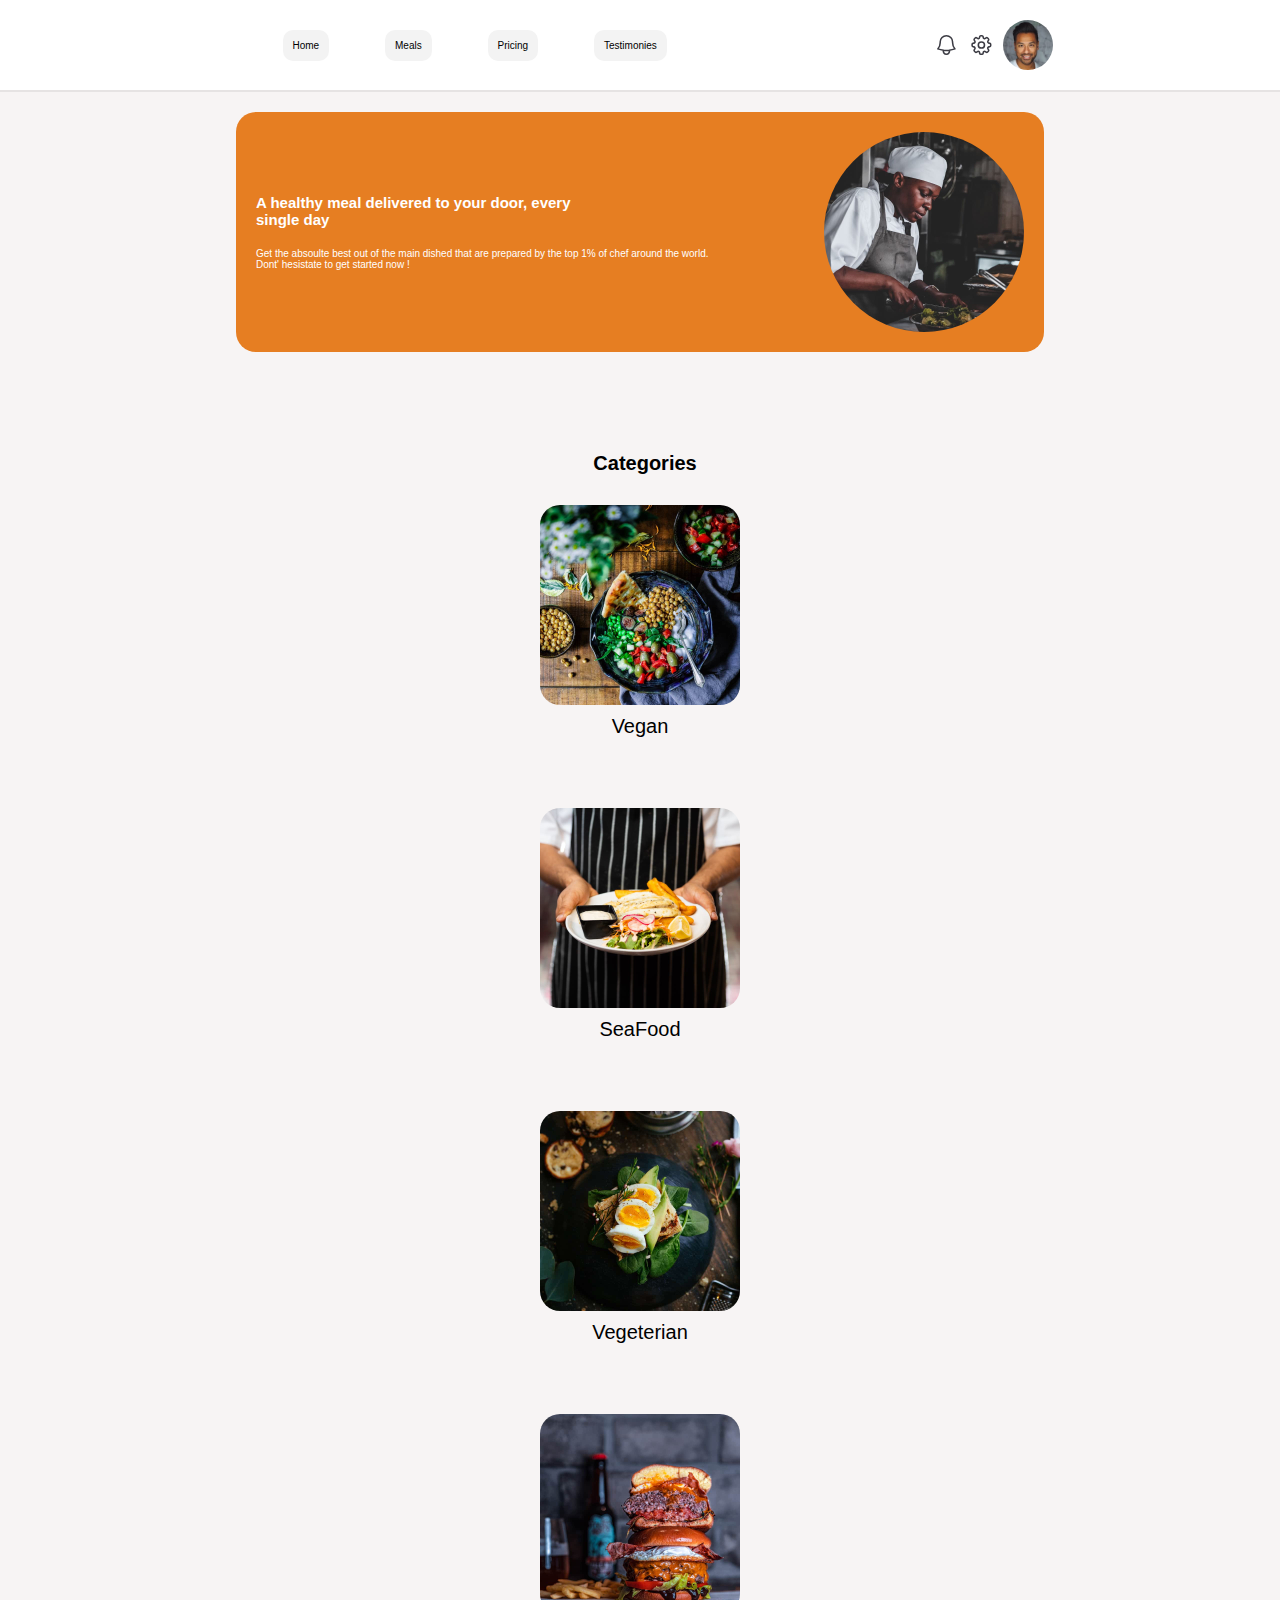
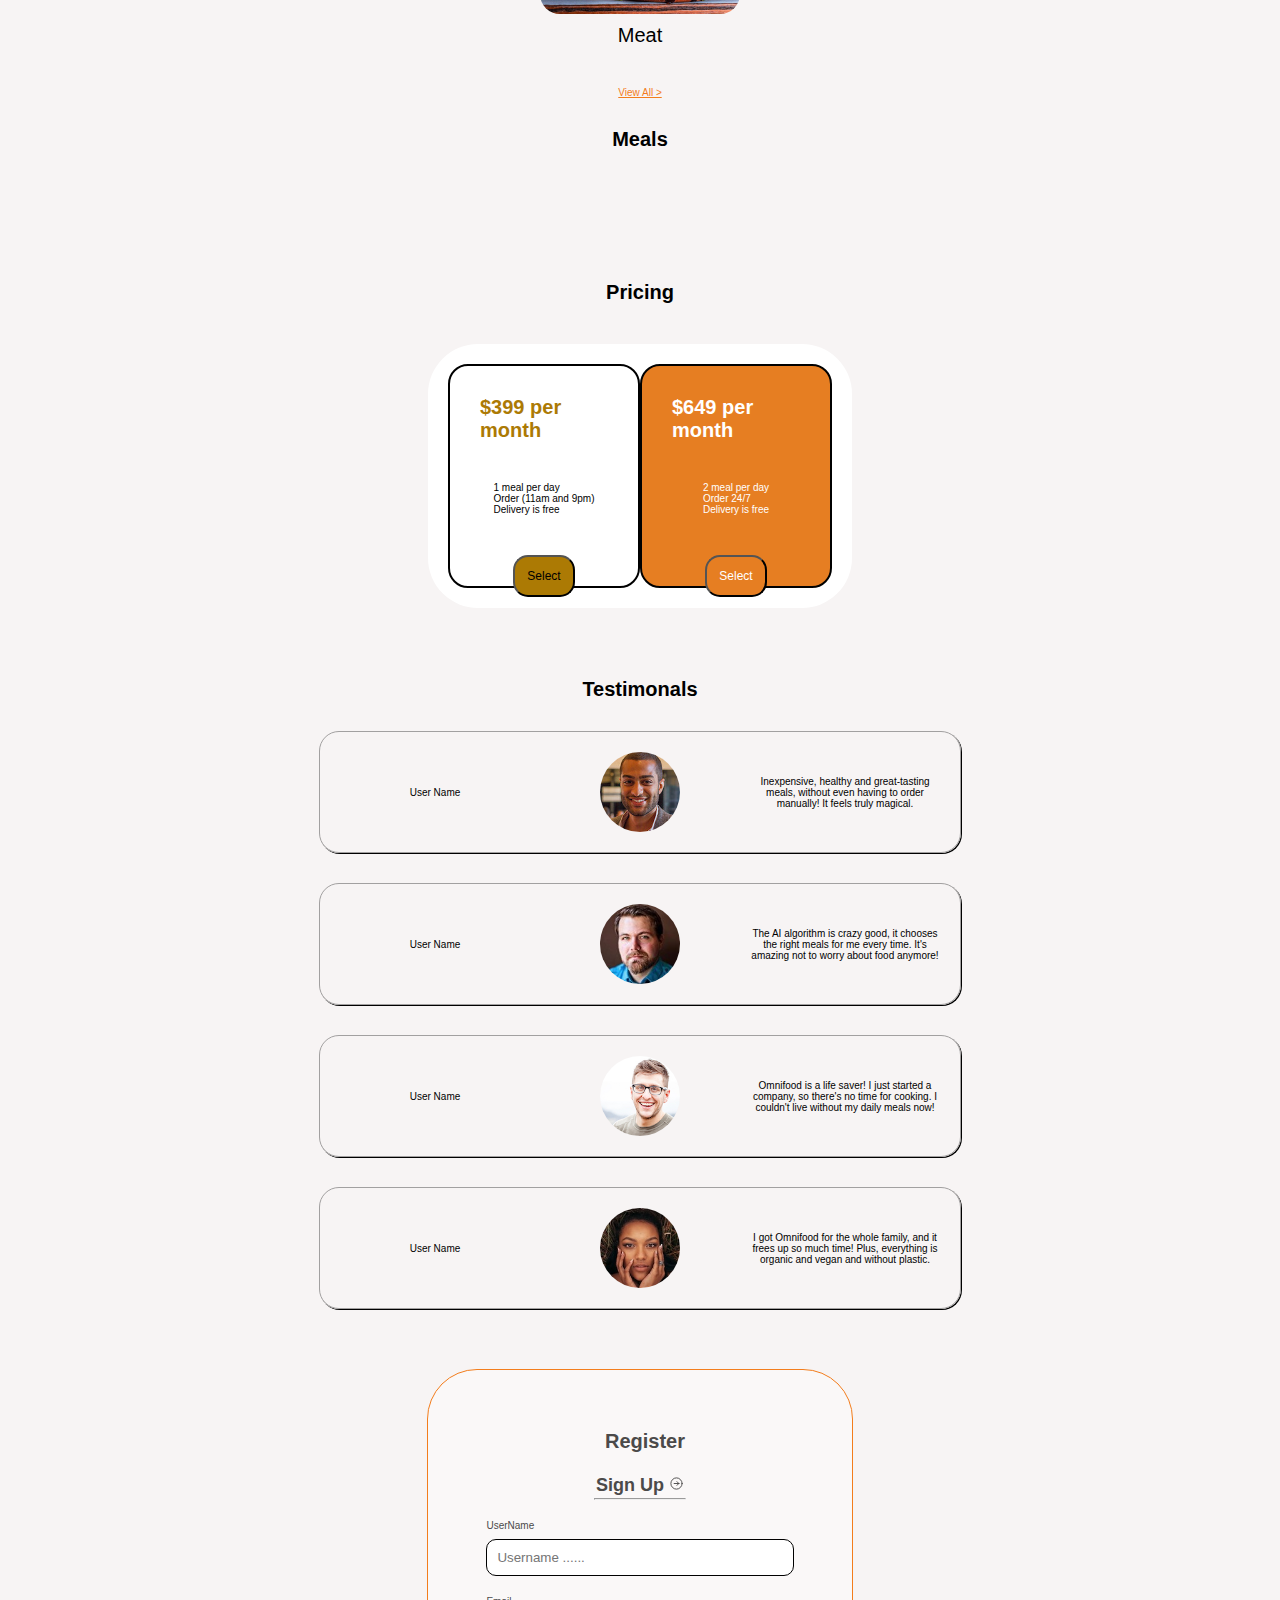
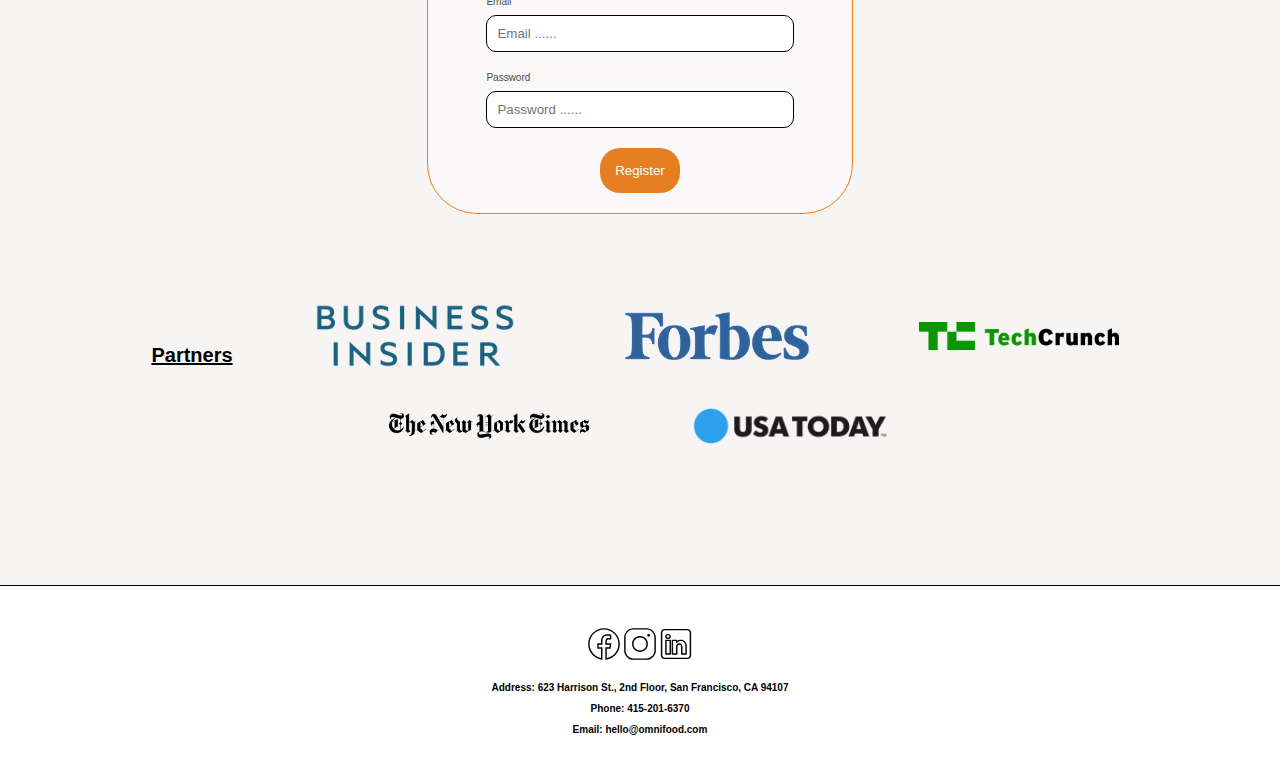
<file: index.html>
<!DOCTYPE html>
<html lang="en">
    <head>
        <meta charset="UTF-8"/>
        <meta name="description" content="omnifood food application"/>
        <meta name="keywords" content="food, meal, vegan, vegeterian "/>
        <meta name="viewport" content="width=device-width, initial-scale=1.0"/>
        <link rel="stylesheet" href="../style/nav.css"/>
        <link rel="stylesheet" href="../style//app.css"/>
        <link rel="stylesheet" href="../style/hero.css"/>
        <link rel="stylesheet" href="../style/categories.css"/>
        <link rel="stylesheet" href="../style/meals.css"/>
        <link rel="stylesheet" href="../style/pricing.css"/>
        <link rel="stylesheet" href="../style/testimonials.css"/>
<link rel="stylesheet" href="../style/sign-up.css"/>

        <link rel="stylesheet" href="../style/footer.css"/>
        <title>OmniFood App</title>
    </head>
    <body>
        <div class="app">
            <nav>
                <span class="nav-links">
                    <a id="Home-link">Home</a>
                    <a id="meal-link">Meals</a>
                    <a id="pricing-link">Pricing</a>
                    <a id="testimonies-link">Testimonies</a>
                </span>
            </span>
            <svg viewbox="0 0 100 80" width="40" height="40" class="hamburger">
                <rect width="100" height="20"></rect>
                <rect y="30" width="100" height="20"></rect>
                <rect y="60" width="100" height="20"></rect>
            </svg>
            <span class="search-bar">
                <svg xmlns="http://www.w3.org/2000/svg" fill="none" viewbox="0 0 24 24" stroke-width="1.5" stroke="currentColor" class="search-icon">
                    <path stroke-linecap="round" stroke-linejoin="round" d="m21 21-5.197-5.197m0 0A7.5 7.5 0 1 0 5.196 5.196a7.5 7.5 0 0 0 10.607 10.607Z"/>
                </svg>

                <input placeholder="Search ...."/>
            </span>
            <span class="notifications">
                <img src="../img/customers/customer-2.jpg" alt="user 1 image"/>
                <svg xmlns="http://www.w3.org/2000/svg" fill="none" viewbox="0 0 24 24" stroke-width="1.5" stroke="currentColor" class="settings-icon">
                    <path stroke-linecap="round" stroke-linejoin="round" d="M10.343 3.94c.09-.542.56-.94 1.11-.94h1.093c.55 0 1.02.398 1.11.94l.149.894c.07.424.384.764.78.93.398.164.855.142 1.205-.108l.737-.527a1.125 1.125 0 0 1 1.45.12l.773.774c.39.389.44 1.002.12 1.45l-.527.737c-.25.35-.272.806-.107 1.204.165.397.505.71.93.78l.893.15c.543.09.94.559.94 1.109v1.094c0 .55-.397 1.02-.94 1.11l-.894.149c-.424.07-.764.383-.929.78-.165.398-.143.854.107 1.204l.527.738c.32.447.269 1.06-.12 1.45l-.774.773a1.125 1.125 0 0 1-1.449.12l-.738-.527c-.35-.25-.806-.272-1.203-.107-.398.165-.71.505-.781.929l-.149.894c-.09.542-.56.94-1.11.94h-1.094c-.55 0-1.019-.398-1.11-.94l-.148-.894c-.071-.424-.384-.764-.781-.93-.398-.164-.854-.142-1.204.108l-.738.527c-.447.32-1.06.269-1.45-.12l-.773-.774a1.125 1.125 0 0 1-.12-1.45l.527-.737c.25-.35.272-.806.108-1.204-.165-.397-.506-.71-.93-.78l-.894-.15c-.542-.09-.94-.56-.94-1.109v-1.094c0-.55.398-1.02.94-1.11l.894-.149c.424-.07.765-.383.93-.78.165-.398.143-.854-.108-1.204l-.526-.738a1.125 1.125 0 0 1 .12-1.45l.773-.773a1.125 1.125 0 0 1 1.45-.12l.737.527c.35.25.807.272 1.204.107.397-.165.71-.505.78-.929l.15-.894Z"/>
                    <path stroke-linecap="round" stroke-linejoin="round" d="M15 12a3 3 0 1 1-6 0 3 3 0 0 1 6 0Z"/>
                </svg>
                <svg xmlns="http://www.w3.org/2000/svg" fill="none" viewbox="0 0 24 24" stroke-width="1.5" stroke="currentColor" class="notification-icon">
                    <path stroke-linecap="round" stroke-linejoin="round" d="M14.857 17.082a23.848 23.848 0 0 0 5.454-1.31A8.967 8.967 0 0 1 18 9.75V9A6 6 0 0 0 6 9v.75a8.967 8.967 0 0 1-2.312 6.022c1.733.64 3.56 1.085 5.455 1.31m5.714 0a24.255 24.255 0 0 1-5.714 0m5.714 0a3 3 0 1 1-5.714 0"/>
                </svg>
            </span>
        </nav>
        <section class="hero">
            <span class="description">
                <h2>A healthy meal delivered to your door, every single day</h2>
                <p>
                    Get the absoulte best out of the main dished that are prepared by
                                                                        the top 1% of chef around the world. Dont' hesistate to get started
                                                                        now !
                </p>
            </span>
            <img src="../img/gallery/gallery-5.jpg" alt=""/>
        </section>


        <section class="categories">

            <h1 class="categories-header">Categories</h1>

            <div class="categories-container">
                <div class="category">
                    <img src="../img/gallery/gallery-11.jpg"/>
                    <p>Vegan</p>
                </div>
                <div class="category">
                    <img src="../img/gallery/gallery-9.jpg"/>
                    <p>SeaFood</p>
                </div>
                <div class="category">
                    <img src="../img//gallery/gallery-7.jpg"/>
                    <p>Vegeterian</p>
                </div>
                <div class="category">
                    <img src="../img/gallery/gallery-12.jpg"/>
                    <p>Meat</p>
                </div>

            </div>
            <a href="">View All ></a>
        </section>


        <section class="meals">
          <div class="meals-container">

          </div>
        </section>
        <section class="pricing">
            <h1 class="pricing-header">Pricing</h1>

            <div class="pricing-plans">
<span class="card gold-card">
    <h1>$399 per month</h1>
    <ul>
        <li>1 meal per day</li>
        <li>Order (11am and 9pm)</li>
        <li>Delivery is free</li>
    </ul>
    <button>Select</button>
</span>
<span class="card premium-card">
    <h1>$649 per month</h1>
    <ul>
        <li>2 meal per day</li>
        <li>Order 24/7</li>
        <li>Delivery is free</li>
    </ul>
    <button>Select</button>
</span>

            </div>
        </section>

        <section class="testimonals">
            <h1 class="testimonals-header">Testimonals</h1>

            <span class="user-testimony">
                <p>User Name</p>
                <img alt="user 2 image" src="../img/customers//dave.jpg"/>
                <p>
                    Inexpensive, healthy and great-tasting meals, without even having to
                                                                        order manually! It feels truly magical.
                </p>
            </span>
            <span class="user-testimony">
                <p>User Name</p>

                <img alt="user 2 image" src="../img//customers/ben.jpg"/>
                <p>
                    The AI algorithm is crazy good, it chooses the right meals for me
                                                                        every time. It's amazing not to worry about food anymore!
                </p>
            </span>
            <span class="user-testimony">
                <p>User Name</p>

                <img alt="user 3 image" src="../img//customers/steve.jpg"/>
                <p>
                    Omnifood is a life saver! I just started a company, so there's no
                                                                        time for cooking. I couldn't live without my daily meals now!
                </p>
            </span>
            <span class="user-testimony">
                <p>User Name</p>

                <img alt="user 4 image" src="../img//customers/hannah.jpg"/>
                <p>
                    I got Omnifood for the whole family, and it frees up so much time!
                                                                        Plus, everything is organic and vegan and without plastic.
                </p>
            </span>
        </section>
        <section class="sign-up-form">
            <h1 class="reg-header">Register</h1>

            <span>
                <h1>
                    Sign Up
                    <svg xmlns="http://www.w3.org/2000/svg" fill="none" viewbox="0 0 24 24" stroke-width="1.5" stroke="currentColor" class="sign-up-icon">
                        <path stroke-linecap="round" stroke-linejoin="round" d="m12.75 15 3-3m0 0-3-3m3 3h-7.5M21 12a9 9 0 1 1-18 0 9 9 0 0 1 18 0Z"/>
                    </svg>
                </h1>

                <hr/>
            </span>
            <form>
                <span>
                    <label>UserName</label>
                    <input placeholder="Username ......" type="text"/>
                </span>
                <span>
                    <label>Email</label>
                    <input placeholder="Email ......" type="email"/>
                </span>

                <span>
                    <label>Password</label>
                    <input placeholder="Password ......" type="password"/>
                </span>
            </form>
            <button>Register</button>
        </section>

        <section class="partners">
            <h1 class="partners-header">Partners</h1>

            <img src="../img/logos/business-insider.png"/>
            <img src="../img/logos/forbes.png"/>
            <img src="../img/logos/techcrunch.png"/>
            <img src="../img/logos/the-new-york-times.png"/>
            <img src="../img/logos/usa-today.png"/>
        </section>
        <section class="footer">
            <span class="social-media">
                <svg class="facebook" xmlns="http://www.w3.org/2000/svg" x="0px" y="0px" viewbox="0 0 50 50">
                    <path d="M 25 3 C 12.861562 3 3 12.861562 3 25 C 3 36.019135 11.127533 45.138355 21.712891 46.728516 L 22.861328 46.902344 L 22.861328 29.566406 L 17.664062 29.566406 L 17.664062 26.046875 L 22.861328 26.046875 L 22.861328 21.373047 C 22.861328 18.494965 23.551973 16.599417 24.695312 15.410156 C 25.838652 14.220896 27.528004 13.621094 29.878906 13.621094 C 31.758714 13.621094 32.490022 13.734993 33.185547 13.820312 L 33.185547 16.701172 L 30.738281 16.701172 C 29.349697 16.701172 28.210449 17.475903 27.619141 18.507812 C 27.027832 19.539724 26.84375 20.771816 26.84375 22.027344 L 26.84375 26.044922 L 32.966797 26.044922 L 32.421875 29.564453 L 26.84375 29.564453 L 26.84375 46.929688 L 27.978516 46.775391 C 38.71434 45.319366 47 36.126845 47 25 C 47 12.861562 37.138438 3 25 3 z M 25 5 C 36.057562 5 45 13.942438 45 25 C 45 34.729791 38.035799 42.731796 28.84375 44.533203 L 28.84375 31.564453 L 34.136719 31.564453 L 35.298828 24.044922 L 28.84375 24.044922 L 28.84375 22.027344 C 28.84375 20.989871 29.033574 20.060293 29.353516 19.501953 C 29.673457 18.943614 29.981865 18.701172 30.738281 18.701172 L 35.185547 18.701172 L 35.185547 12.009766 L 34.318359 11.892578 C 33.718567 11.811418 32.349197 11.621094 29.878906 11.621094 C 27.175808 11.621094 24.855567 12.357448 23.253906 14.023438 C 21.652246 15.689426 20.861328 18.170128 20.861328 21.373047 L 20.861328 24.046875 L 15.664062 24.046875 L 15.664062 31.566406 L 20.861328 31.566406 L 20.861328 44.470703 C 11.816995 42.554813 5 34.624447 5 25 C 5 13.942438 13.942438 5 25 5 z"></path>
                </svg>
                <svg xmlns="http://www.w3.org/2000/svg" x="0px" y="0px" class="instagram" viewbox="0 0 50 50">
                    <path d="M 16 3 C 8.8324839 3 3 8.8324839 3 16 L 3 34 C 3 41.167516 8.8324839 47 16 47 L 34 47 C 41.167516 47 47 41.167516 47 34 L 47 16 C 47 8.8324839 41.167516 3 34 3 L 16 3 z M 16 5 L 34 5 C 40.086484 5 45 9.9135161 45 16 L 45 34 C 45 40.086484 40.086484 45 34 45 L 16 45 C 9.9135161 45 5 40.086484 5 34 L 5 16 C 5 9.9135161 9.9135161 5 16 5 z M 37 11 A 2 2 0 0 0 35 13 A 2 2 0 0 0 37 15 A 2 2 0 0 0 39 13 A 2 2 0 0 0 37 11 z M 25 14 C 18.936712 14 14 18.936712 14 25 C 14 31.063288 18.936712 36 25 36 C 31.063288 36 36 31.063288 36 25 C 36 18.936712 31.063288 14 25 14 z M 25 16 C 29.982407 16 34 20.017593 34 25 C 34 29.982407 29.982407 34 25 34 C 20.017593 34 16 29.982407 16 25 C 16 20.017593 20.017593 16 25 16 z"></path>
                </svg>
                <svg xmlns="http://www.w3.org/2000/svg" x="0px" y="0px" class="linkedin" viewbox="0 0 50 50">
                    <path d="M 9 4 C 6.2504839 4 4 6.2504839 4 9 L 4 41 C 4 43.749516 6.2504839 46 9 46 L 41 46 C 43.749516 46 46 43.749516 46 41 L 46 9 C 46 6.2504839 43.749516 4 41 4 L 9 4 z M 9 6 L 41 6 C 42.668484 6 44 7.3315161 44 9 L 44 41 C 44 42.668484 42.668484 44 41 44 L 9 44 C 7.3315161 44 6 42.668484 6 41 L 6 9 C 6 7.3315161 7.3315161 6 9 6 z M 14 11.011719 C 12.904779 11.011719 11.919219 11.339079 11.189453 11.953125 C 10.459687 12.567171 10.011719 13.484511 10.011719 14.466797 C 10.011719 16.333977 11.631285 17.789609 13.691406 17.933594 A 0.98809878 0.98809878 0 0 0 13.695312 17.935547 A 0.98809878 0.98809878 0 0 0 14 17.988281 C 16.27301 17.988281 17.988281 16.396083 17.988281 14.466797 A 0.98809878 0.98809878 0 0 0 17.986328 14.414062 C 17.884577 12.513831 16.190443 11.011719 14 11.011719 z M 14 12.988281 C 15.392231 12.988281 15.94197 13.610038 16.001953 14.492188 C 15.989803 15.348434 15.460091 16.011719 14 16.011719 C 12.614594 16.011719 11.988281 15.302225 11.988281 14.466797 C 11.988281 14.049083 12.140703 13.734298 12.460938 13.464844 C 12.78117 13.19539 13.295221 12.988281 14 12.988281 z M 11 19 A 1.0001 1.0001 0 0 0 10 20 L 10 39 A 1.0001 1.0001 0 0 0 11 40 L 17 40 A 1.0001 1.0001 0 0 0 18 39 L 18 33.134766 L 18 20 A 1.0001 1.0001 0 0 0 17 19 L 11 19 z M 20 19 A 1.0001 1.0001 0 0 0 19 20 L 19 39 A 1.0001 1.0001 0 0 0 20 40 L 26 40 A 1.0001 1.0001 0 0 0 27 39 L 27 29 C 27 28.170333 27.226394 27.345035 27.625 26.804688 C 28.023606 26.264339 28.526466 25.940057 29.482422 25.957031 C 30.468166 25.973981 30.989999 26.311669 31.384766 26.841797 C 31.779532 27.371924 32 28.166667 32 29 L 32 39 A 1.0001 1.0001 0 0 0 33 40 L 39 40 A 1.0001 1.0001 0 0 0 40 39 L 40 28.261719 C 40 25.300181 39.122788 22.95433 37.619141 21.367188 C 36.115493 19.780044 34.024172 19 31.8125 19 C 29.710483 19 28.110853 19.704889 27 20.423828 L 27 20 A 1.0001 1.0001 0 0 0 26 19 L 20 19 z M 12 21 L 16 21 L 16 33.134766 L 16 38 L 12 38 L 12 21 z M 21 21 L 25 21 L 25 22.560547 A 1.0001 1.0001 0 0 0 26.798828 23.162109 C 26.798828 23.162109 28.369194 21 31.8125 21 C 33.565828 21 35.069366 21.582581 36.167969 22.742188 C 37.266572 23.901794 38 25.688257 38 28.261719 L 38 38 L 34 38 L 34 29 C 34 27.833333 33.720468 26.627107 32.990234 25.646484 C 32.260001 24.665862 31.031834 23.983076 29.517578 23.957031 C 27.995534 23.930001 26.747519 24.626988 26.015625 25.619141 C 25.283731 26.611293 25 27.829667 25 29 L 25 38 L 21 38 L 21 21 z"></path>
                </svg>
            </span>
            <span class="info">
                <p>Address: 623 Harrison St., 2nd Floor, San Francisco, CA 94107</p>
                <p>Phone: 415-201-6370</p>
                <p>Email: hello@omnifood.com</p>
            </span>
        </section>
    </body>
</html>
<script src="../script/script.js"></script></body></html>
</file>
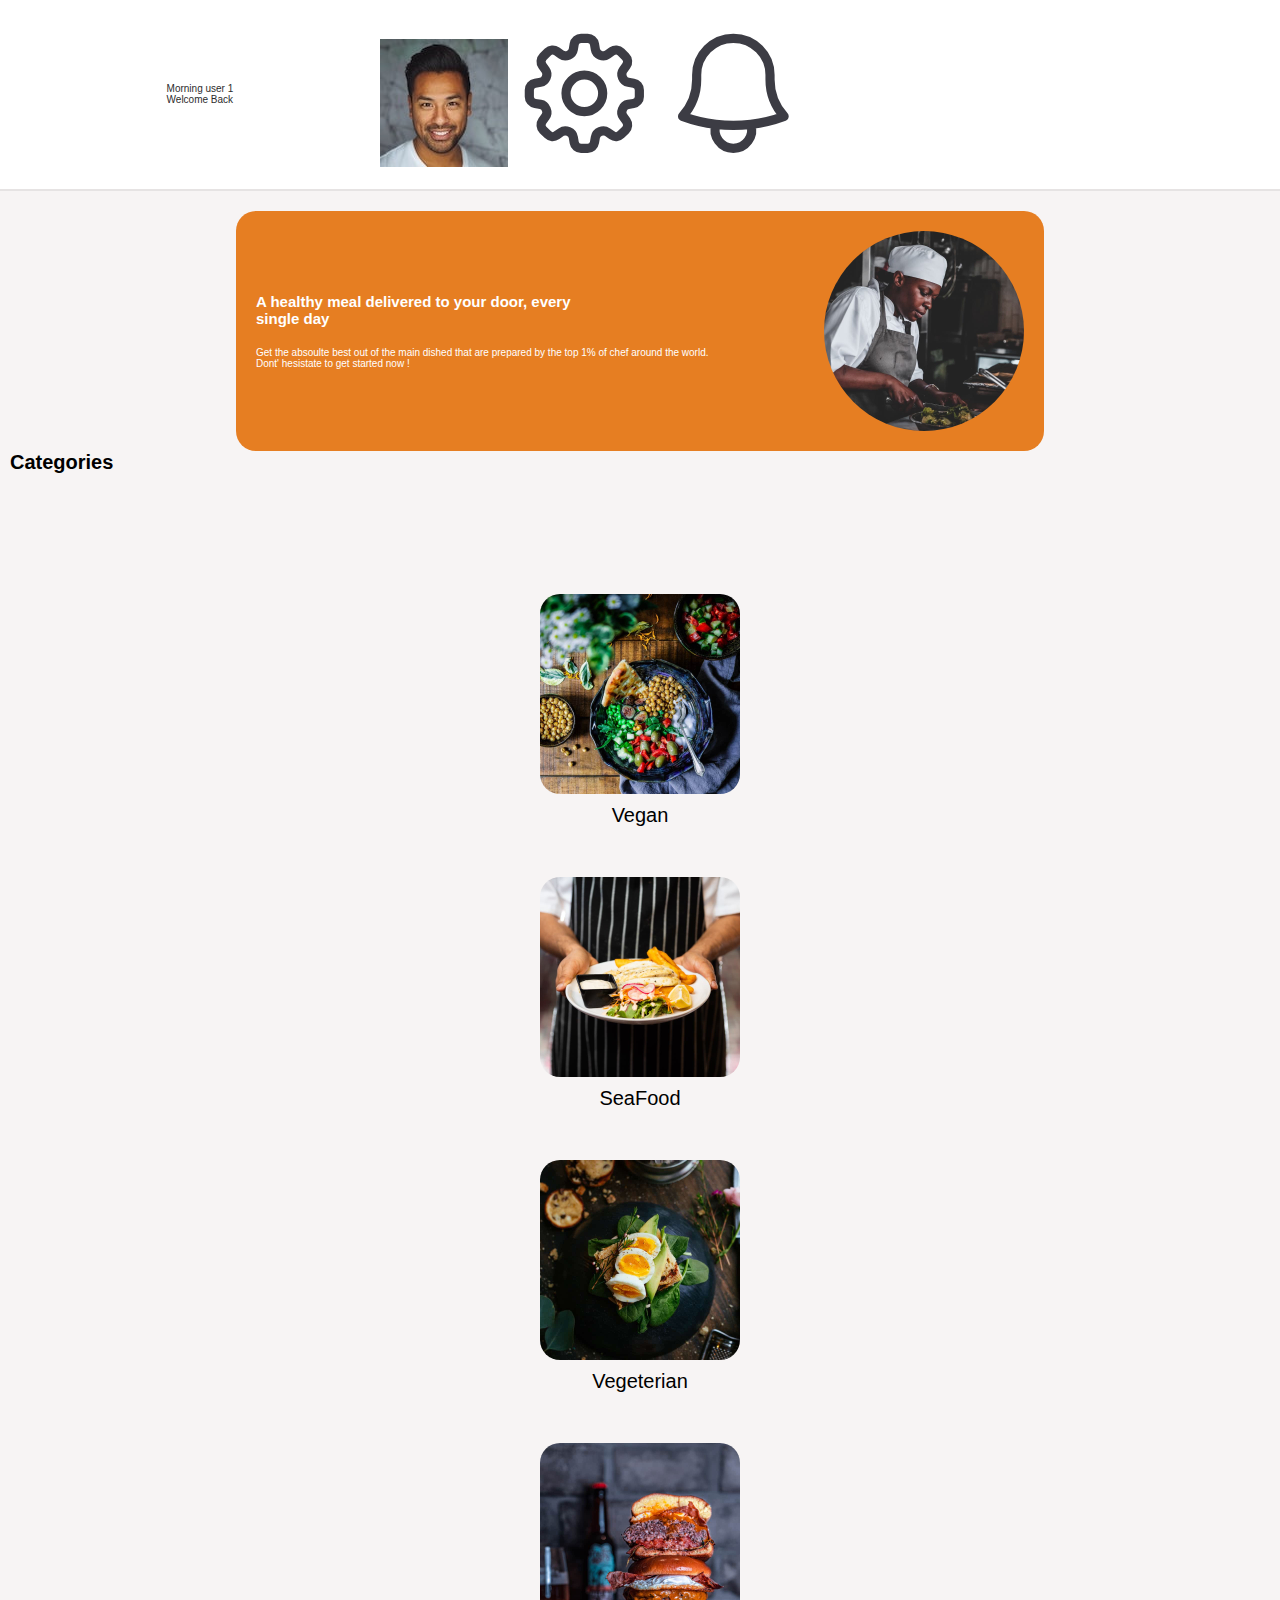
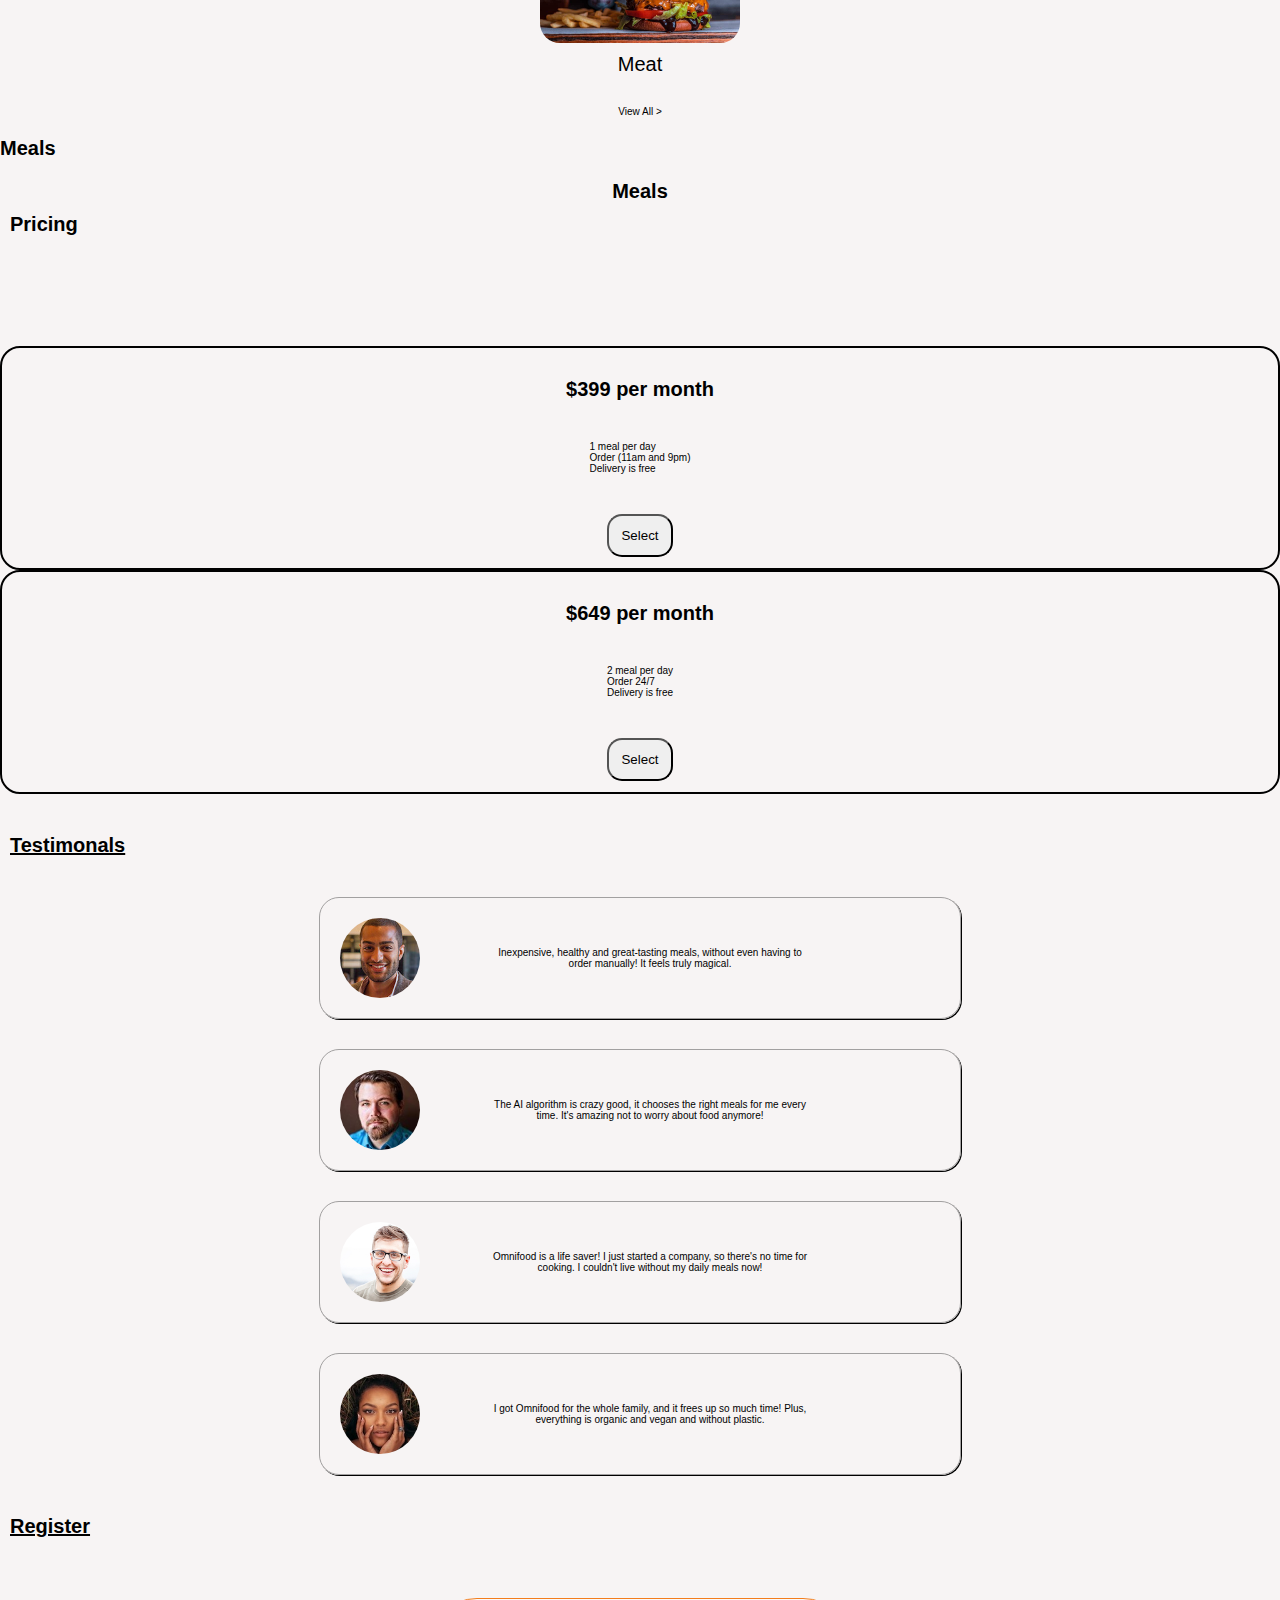
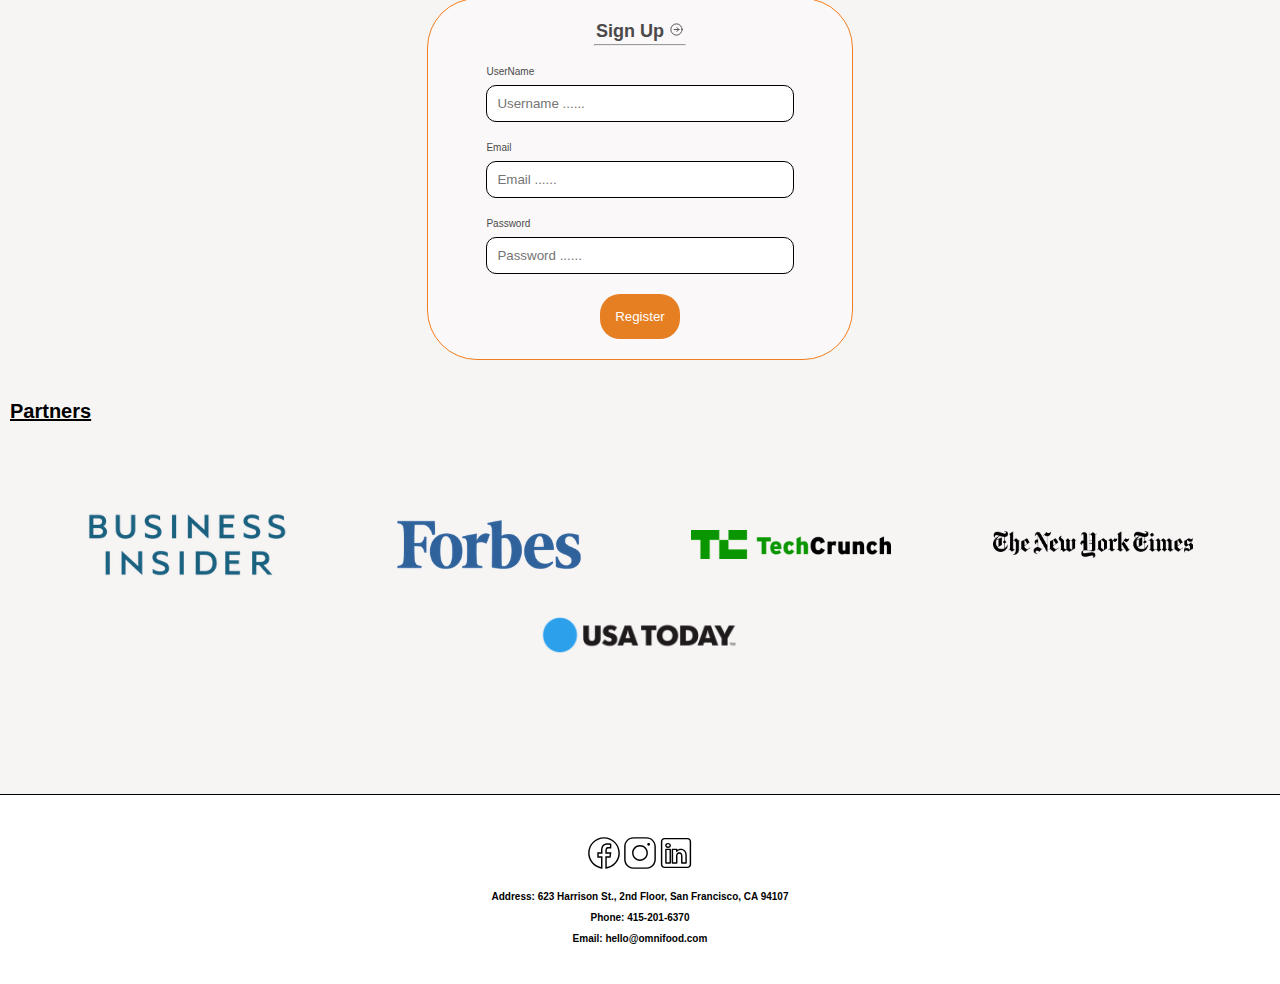
<file: template/index.html>
<!DOCTYPE html>
<html lang="en">
  <head>
    <meta charset="UTF-8" />
    <meta name="description" content="omnifood food application" />
    <meta name="keywords" content="food, meal, vegan, vegeterian " />
    <meta name="viewport" content="width=device-width, initial-scale=1.0" />
    <link rel="stylesheet" href="../style/nav.css" />
    <link rel="stylesheet" href="../style//app.css" />
    <link rel="stylesheet" href="../style/hero.css" />
    <link rel="stylesheet" href="../style/categories.css" />
    <link rel="stylesheet" href="../style/meals.css" />
    <link rel="stylesheet" href="../style/pricing.css" />
    <link rel="stylesheet" href="../style/testimonials.css" />
    <link rel="stylesheet" href="../style/cta.css" />
    <link rel="stylesheet" href="../style/footer.css">
    <title>OmniFood App</title>
  </head>
  <body>
    <div class="app">
      <nav>
        <span class="welcome-message">
          <p>Morning user 1</p>
          <p>Welcome Back</p>
        </span>
        <span class="search-bar">
          <svg
            xmlns="http://www.w3.org/2000/svg"
            fill="none"
            viewBox="0 0 24 24"
            stroke-width="1.5"
            stroke="currentColor"
            class="search-icon"
          >
            <path
              stroke-linecap="round"
              stroke-linejoin="round"
              d="m21 21-5.197-5.197m0 0A7.5 7.5 0 1 0 5.196 5.196a7.5 7.5 0 0 0 10.607 10.607Z"
            />
          </svg>

          <input placeholder="Search ...." />
        </span>
        <span class="user-img-settings">
          <img src="../img/customers/customer-2.jpg" alt="user 1 image" />
          <svg
            xmlns="http://www.w3.org/2000/svg"
            fill="none"
            viewBox="0 0 24 24"
            stroke-width="1.5"
            stroke="currentColor"
            class="settings-icon"
          >
            <path
              stroke-linecap="round"
              stroke-linejoin="round"
              d="M10.343 3.94c.09-.542.56-.94 1.11-.94h1.093c.55 0 1.02.398 1.11.94l.149.894c.07.424.384.764.78.93.398.164.855.142 1.205-.108l.737-.527a1.125 1.125 0 0 1 1.45.12l.773.774c.39.389.44 1.002.12 1.45l-.527.737c-.25.35-.272.806-.107 1.204.165.397.505.71.93.78l.893.15c.543.09.94.559.94 1.109v1.094c0 .55-.397 1.02-.94 1.11l-.894.149c-.424.07-.764.383-.929.78-.165.398-.143.854.107 1.204l.527.738c.32.447.269 1.06-.12 1.45l-.774.773a1.125 1.125 0 0 1-1.449.12l-.738-.527c-.35-.25-.806-.272-1.203-.107-.398.165-.71.505-.781.929l-.149.894c-.09.542-.56.94-1.11.94h-1.094c-.55 0-1.019-.398-1.11-.94l-.148-.894c-.071-.424-.384-.764-.781-.93-.398-.164-.854-.142-1.204.108l-.738.527c-.447.32-1.06.269-1.45-.12l-.773-.774a1.125 1.125 0 0 1-.12-1.45l.527-.737c.25-.35.272-.806.108-1.204-.165-.397-.506-.71-.93-.78l-.894-.15c-.542-.09-.94-.56-.94-1.109v-1.094c0-.55.398-1.02.94-1.11l.894-.149c.424-.07.765-.383.93-.78.165-.398.143-.854-.108-1.204l-.526-.738a1.125 1.125 0 0 1 .12-1.45l.773-.773a1.125 1.125 0 0 1 1.45-.12l.737.527c.35.25.807.272 1.204.107.397-.165.71-.505.78-.929l.15-.894Z"
            />
            <path
              stroke-linecap="round"
              stroke-linejoin="round"
              d="M15 12a3 3 0 1 1-6 0 3 3 0 0 1 6 0Z"
            />
          </svg>
          <svg
            xmlns="http://www.w3.org/2000/svg"
            fill="none"
            viewBox="0 0 24 24"
            stroke-width="1.5"
            stroke="currentColor"
            class="notification-icon"
          >
            <path
              stroke-linecap="round"
              stroke-linejoin="round"
              d="M14.857 17.082a23.848 23.848 0 0 0 5.454-1.31A8.967 8.967 0 0 1 18 9.75V9A6 6 0 0 0 6 9v.75a8.967 8.967 0 0 1-2.312 6.022c1.733.64 3.56 1.085 5.455 1.31m5.714 0a24.255 24.255 0 0 1-5.714 0m5.714 0a3 3 0 1 1-5.714 0"
            />
          </svg>
        </span>
      </nav>
      <div class="hero">
        <span class="description">
          <h2>A healthy meal delivered to your door, every single day</h2>
          <p>
            Get the absoulte best out of the main dished that are prepared by
            the top 1% of chef around the world. Dont' hesistate to get started
            now !
          </p>
        </span>
        <img src="../img/gallery/gallery-5.jpg" alt="" />
      </div>

      <h1 class="categories-header">Categories</h1>

      <div class="categories">
        <div class="category">
          <img src="../img/gallery/gallery-11.jpg" />
          <p>Vegan</p>
        </div>
        <div class="category">
          <img src="../img/gallery/gallery-9.jpg" />
          <p>SeaFood</p>
        </div>
        <div class="category">
          <img src="../img//gallery/gallery-7.jpg" />
          <p>Vegeterian</p>
        </div>
        <div class="category">
          <img src="../img/gallery/gallery-12.jpg" />
          <p>Meat</p>
        </div>
        <p>View All ></p>
      </div>
      <h1 class="meals-header">Meals</h1>

      <div class="meals"></div>
      <h1 class="pricing-header">Pricing</h1>
      <div class="pricing">
        <span class="card g-card">
          <h1>$399 per month</h1>
          <ul>
            <li>1 meal per day</li>
            <li>Order (11am and 9pm)</li>
            <li>Delivery is free</li>
          </ul>
          <button>Select</button>
        </span>
        <span class="card p-card">
          <h1>$649 per month</h1>
          <ul>
            <li>2 meal per day</li>
            <li>Order 24/7</li>
            <li>Delivery is free</li>
          </ul>
          <button>Select</button>
        </span>
      </div>
      <h1 class="test-header">Testimonals</h1>

      <div class="testimonals">
        <span class="user-testimony">
          <img alt="user 2 image" src="../img/customers//dave.jpg" />
          <p>
            Inexpensive, healthy and great-tasting meals, without even having to
            order manually! It feels truly magical.
          </p>
        </span>
        <span class="user-testimony">
          <img alt="user 2 image" src="../img//customers/ben.jpg" />
          <p>
            The AI algorithm is crazy good, it chooses the right meals for me
            every time. It's amazing not to worry about food anymore!
          </p>
        </span>
        <span class="user-testimony">
          <img alt="user 3 image" src="../img//customers/steve.jpg" />
          <p>
            Omnifood is a life saver! I just started a company, so there's no
            time for cooking. I couldn't live without my daily meals now!
          </p>
        </span>
        <span class="user-testimony">
          <img alt="user 4 image" src="../img//customers/hannah.jpg" />
          <p>
            I got Omnifood for the whole family, and it frees up so much time!
            Plus, everything is organic and vegan and without plastic.
          </p>
        </span>
      </div>
      <h1 class="reg-header">Register</h1>
      <div class="cta-form">
        <span>
          <h1>Sign Up <svg xmlns="http://www.w3.org/2000/svg" fill="none" viewBox="0 0 24 24" stroke-width="1.5" stroke="currentColor" class="sign-up-icon">
  <path stroke-linecap="round" stroke-linejoin="round" d="m12.75 15 3-3m0 0-3-3m3 3h-7.5M21 12a9 9 0 1 1-18 0 9 9 0 0 1 18 0Z" />
</svg>
</h1>

          <hr>
        </span>
        <form>
          <span>
            <label>UserName</label>
            <input placeholder="Username ......" type="text" />
          </span>
          <span
            ><label>Email</label>
            <input placeholder="Email ......" type="email" />
          </span>

          <span
            ><label>Password</label>
            <input placeholder="Password ......" type="password" />
          </span>
        </form>
        <button>Register</button>
      </div>
      <h1 class="partners-header">Partners</h1>
      <div class="partners">
        <img src="../img/logos/business-insider.png">
        <img src="../img/logos/forbes.png">
        <img src="../img/logos/techcrunch.png">
        <img src="../img/logos/the-new-york-times.png">
        <img src="../img/logos/usa-today.png">
      </div>
      <div class="footer">
        <span class="social-media">
          <svg class="facebook" xmlns="http://www.w3.org/2000/svg" x="0px" y="0px"  viewBox="0 0 50 50">
      <path  d="M 25 3 C 12.861562 3 3 12.861562 3 25 C 3 36.019135 11.127533 45.138355 21.712891 46.728516 L 22.861328 46.902344 L 22.861328 29.566406 L 17.664062 29.566406 L 17.664062 26.046875 L 22.861328 26.046875 L 22.861328 21.373047 C 22.861328 18.494965 23.551973 16.599417 24.695312 15.410156 C 25.838652 14.220896 27.528004 13.621094 29.878906 13.621094 C 31.758714 13.621094 32.490022 13.734993 33.185547 13.820312 L 33.185547 16.701172 L 30.738281 16.701172 C 29.349697 16.701172 28.210449 17.475903 27.619141 18.507812 C 27.027832 19.539724 26.84375 20.771816 26.84375 22.027344 L 26.84375 26.044922 L 32.966797 26.044922 L 32.421875 29.564453 L 26.84375 29.564453 L 26.84375 46.929688 L 27.978516 46.775391 C 38.71434 45.319366 47 36.126845 47 25 C 47 12.861562 37.138438 3 25 3 z M 25 5 C 36.057562 5 45 13.942438 45 25 C 45 34.729791 38.035799 42.731796 28.84375 44.533203 L 28.84375 31.564453 L 34.136719 31.564453 L 35.298828 24.044922 L 28.84375 24.044922 L 28.84375 22.027344 C 28.84375 20.989871 29.033574 20.060293 29.353516 19.501953 C 29.673457 18.943614 29.981865 18.701172 30.738281 18.701172 L 35.185547 18.701172 L 35.185547 12.009766 L 34.318359 11.892578 C 33.718567 11.811418 32.349197 11.621094 29.878906 11.621094 C 27.175808 11.621094 24.855567 12.357448 23.253906 14.023438 C 21.652246 15.689426 20.861328 18.170128 20.861328 21.373047 L 20.861328 24.046875 L 15.664062 24.046875 L 15.664062 31.566406 L 20.861328 31.566406 L 20.861328 44.470703 C 11.816995 42.554813 5 34.624447 5 25 C 5 13.942438 13.942438 5 25 5 z"></path>
</svg>
<svg xmlns="http://www.w3.org/2000/svg" x="0px" y="0px" class="instagram" viewBox="0 0 50 50">
<path d="M 16 3 C 8.8324839 3 3 8.8324839 3 16 L 3 34 C 3 41.167516 8.8324839 47 16 47 L 34 47 C 41.167516 47 47 41.167516 47 34 L 47 16 C 47 8.8324839 41.167516 3 34 3 L 16 3 z M 16 5 L 34 5 C 40.086484 5 45 9.9135161 45 16 L 45 34 C 45 40.086484 40.086484 45 34 45 L 16 45 C 9.9135161 45 5 40.086484 5 34 L 5 16 C 5 9.9135161 9.9135161 5 16 5 z M 37 11 A 2 2 0 0 0 35 13 A 2 2 0 0 0 37 15 A 2 2 0 0 0 39 13 A 2 2 0 0 0 37 11 z M 25 14 C 18.936712 14 14 18.936712 14 25 C 14 31.063288 18.936712 36 25 36 C 31.063288 36 36 31.063288 36 25 C 36 18.936712 31.063288 14 25 14 z M 25 16 C 29.982407 16 34 20.017593 34 25 C 34 29.982407 29.982407 34 25 34 C 20.017593 34 16 29.982407 16 25 C 16 20.017593 20.017593 16 25 16 z"></path>
</svg>
<svg xmlns="http://www.w3.org/2000/svg" x="0px" y="0px" class="linkedin" viewBox="0 0 50 50">
<path d="M 9 4 C 6.2504839 4 4 6.2504839 4 9 L 4 41 C 4 43.749516 6.2504839 46 9 46 L 41 46 C 43.749516 46 46 43.749516 46 41 L 46 9 C 46 6.2504839 43.749516 4 41 4 L 9 4 z M 9 6 L 41 6 C 42.668484 6 44 7.3315161 44 9 L 44 41 C 44 42.668484 42.668484 44 41 44 L 9 44 C 7.3315161 44 6 42.668484 6 41 L 6 9 C 6 7.3315161 7.3315161 6 9 6 z M 14 11.011719 C 12.904779 11.011719 11.919219 11.339079 11.189453 11.953125 C 10.459687 12.567171 10.011719 13.484511 10.011719 14.466797 C 10.011719 16.333977 11.631285 17.789609 13.691406 17.933594 A 0.98809878 0.98809878 0 0 0 13.695312 17.935547 A 0.98809878 0.98809878 0 0 0 14 17.988281 C 16.27301 17.988281 17.988281 16.396083 17.988281 14.466797 A 0.98809878 0.98809878 0 0 0 17.986328 14.414062 C 17.884577 12.513831 16.190443 11.011719 14 11.011719 z M 14 12.988281 C 15.392231 12.988281 15.94197 13.610038 16.001953 14.492188 C 15.989803 15.348434 15.460091 16.011719 14 16.011719 C 12.614594 16.011719 11.988281 15.302225 11.988281 14.466797 C 11.988281 14.049083 12.140703 13.734298 12.460938 13.464844 C 12.78117 13.19539 13.295221 12.988281 14 12.988281 z M 11 19 A 1.0001 1.0001 0 0 0 10 20 L 10 39 A 1.0001 1.0001 0 0 0 11 40 L 17 40 A 1.0001 1.0001 0 0 0 18 39 L 18 33.134766 L 18 20 A 1.0001 1.0001 0 0 0 17 19 L 11 19 z M 20 19 A 1.0001 1.0001 0 0 0 19 20 L 19 39 A 1.0001 1.0001 0 0 0 20 40 L 26 40 A 1.0001 1.0001 0 0 0 27 39 L 27 29 C 27 28.170333 27.226394 27.345035 27.625 26.804688 C 28.023606 26.264339 28.526466 25.940057 29.482422 25.957031 C 30.468166 25.973981 30.989999 26.311669 31.384766 26.841797 C 31.779532 27.371924 32 28.166667 32 29 L 32 39 A 1.0001 1.0001 0 0 0 33 40 L 39 40 A 1.0001 1.0001 0 0 0 40 39 L 40 28.261719 C 40 25.300181 39.122788 22.95433 37.619141 21.367188 C 36.115493 19.780044 34.024172 19 31.8125 19 C 29.710483 19 28.110853 19.704889 27 20.423828 L 27 20 A 1.0001 1.0001 0 0 0 26 19 L 20 19 z M 12 21 L 16 21 L 16 33.134766 L 16 38 L 12 38 L 12 21 z M 21 21 L 25 21 L 25 22.560547 A 1.0001 1.0001 0 0 0 26.798828 23.162109 C 26.798828 23.162109 28.369194 21 31.8125 21 C 33.565828 21 35.069366 21.582581 36.167969 22.742188 C 37.266572 23.901794 38 25.688257 38 28.261719 L 38 38 L 34 38 L 34 29 C 34 27.833333 33.720468 26.627107 32.990234 25.646484 C 32.260001 24.665862 31.031834 23.983076 29.517578 23.957031 C 27.995534 23.930001 26.747519 24.626988 26.015625 25.619141 C 25.283731 26.611293 25 27.829667 25 29 L 25 38 L 21 38 L 21 21 z"></path>
</svg>
        </span>
        <span class="info">
          <p>Address: 623 Harrison St., 2nd Floor, San Francisco, CA 94107
</p>
          <p>Phone: 415-201-6370</p>
          <p>Email: hello@omnifood.com</p>
        </span>
      </div>
    </div>
    <script src="../script/script.js"></script>
  </body>
</html>
</file>
<file: style/nav.css>
nav{
  display: flex;
  justify-content: space-evenly;
  padding: 20px;
  background-color: white;
  color: #2c2c2c;
  border-bottom: 2px solid rgb(230, 227, 227);
  align-items: center;
  position: sticky;
  top: 0;
}
.hamburger{
  display: none;
}
.notifications{
  width: 10%;
  display: flex;
  flex-direction: row-reverse;
  column-gap: 10px;
}
.notifications>img{
  width: 50px;
  border-radius: 70px;
}

.search-bar{
  display: flex;
  gap: 10px;
    width: 50%;
  align-items: center;
}

svg.search-icon{
  width: 20px;
  height: 25px;
  position: absolute;
  padding: 1rem;
  

}
.settings-icon,.notification-icon{
  width: 20%;
  color: rgb(60, 60, 68);
}
.search-bar>input{
  width: 70%;
  padding: 6px;
  border-radius: 10px;
  background-color: rgb(255, 253, 253);
  text-align: center;
}

.notification-icon:hover,.settings-icon:hover{
  cursor: pointer;
  background-color: aliceblue;
  padding: 5px;
}
.nav-links{
  display: flex;
  width: 40%;
  justify-content: space-evenly;
}
.nav-links>a{
  text-decoration: none;
  color: black;
  background-color: rgb(243, 243, 243);
  padding: 1rem;
  border-radius: 10px;

}
.nav-links>a:hover{
  background-color: rgb(216, 195, 163);
  cursor: pointer;

}
.show{
  display: none;
  
  
}
</file>
<file: style/app.css>
* {
  padding: 0;
  margin: 0;
  font-family: sans-serif;
}
html{
  font-size: 10px;
}
body {
  background-color: rgb(247, 244, 244);
}


@media (max-width: 1280px) {
  .partners {
    flex-wrap: wrap;
  }

  nav {
    flex-wrap: wrap;
  }
  .search-bar {
    display: none;
  }
  .partners > img {
    margin: 20px;
  }
  .meal-description {
    flex-direction: column;
    gap: 10px;
  }
  .categories{
    align-items: center;
  }
  .categories-container {
    gap: 30px;
    flex-wrap: wrap;
    align-items: center;
    width: 100%;
  }
  .category{
    width: 100%;
    padding: 30px;
  }
  .category>img{
    width: 70%;
  }
 
  
  nav {
    flex-wrap: wrap;
  }
  .meals{
    flex-wrap: wrap;
  }
  .meal{
    width: 40%;
  }
  /* .nav-links {
    display: none;
  } */
}
@media (max-width: 810px) {
  .hero {
    flex-direction: column;
    font-size: 1.5rem;
    row-gap: 30px;
    width: 80%;
  }
  .partners {
    flex-direction: column;
  }
  .hamburger {
    display: block;
    width: 5%;
  }
 
  .nav {
    flex-wrap: wrap;
    gap: 10%;
  }
  .nav-links {
    /* display: none; */
  }

  .categories {
    align-items: center;
    width: 100%;
    margin: 0 auto;

  }
  .meals-container>.meal{
    width: 80%;
  }
  .categories-container {
    width: 100%;
    flex-direction: column;
    align-items: center;
    box-sizing: border-box;
  }
  .category{
    box-sizing: content-box;
width: 70%;
  }
  .category>img{
    width: 90%;
  }
  /* .categories-container .category{
    width: 100%;
    display: block;
  } */
  .pricing-plans{
    flex-direction: column;
    align-items: center;
    row-gap: 3rem;
    width: 100%;
  }
  .pricing-plans>.card{
    width: 60%;
  }
  .user-testimony {
    flex-direction: column;
    font-size: small;
    width: 30%;
  }
  /* .category>img{
    width: 10%;
  } */
}
@media (max-width: 600px) {
  /* .categories {
    flex-direction: column;
  } */
}
@media (max-width: 530px) {
  .sign-up-form>form{
    width: 100%;
  }

  /* .pricing {
    flex-direction: column;
    align-items: center;
    row-gap: 20px;
  } */
  /* .pricing > .card {
    font-size: smaller;
  } */
  /* .pricing > .button {
    padding: 40%;
    width: 100%;
  } */
  /* .category > {
    width: 100%;
  } */
}
</file>
<file: style/hero.css>
.hero{
  display: flex;
  margin-top: 20px;
  justify-content: space-between;
  width: 60%;
  padding: 20px;
  margin: 20px  auto auto;
  align-items: center;
  background-color: #e67e22;
  border-radius: 20px;
}
.hero>.description{
  color: white;
  flex-basis: 60%;
  display: flex;
  flex-direction: column;
  gap: 20px;
  
}
.description>h2{
  width: 70%;
}
.hero>img{
  width: 200px;
  border-radius: 100px;
  background-size: cover;
}
</file>
<file: style/categories.css>
.categories{
  display: flex;
  margin: 0 auto;
  margin-top: 10rem;
  width: 70%;
  row-gap: 1rem;
  column-gap: 4rem;
  flex-direction: column;
  align-items: center;

}
.categories-header{
  margin-left: 1rem;
  font-size: 2rem;
}
.categories-container{
  display: flex;
  /* background-color: white; */
  border-radius: 2rem;
  

}
.categories>a{
  color:rgb(243, 125, 28);
  padding: 1rem;
}
.categories>a:hover{
  text-decoration: underline orange;
  cursor: pointer;
}
.category{
  display: flex;
  flex-direction: column;
  row-gap: 10px;
  align-items: center;
  padding: 2rem;
  font-size: 90%;
  

}
.category>img{
overflow: hidden;
}


.category>img{
  width: 20rem;
  border-radius: 20px;

}
.category>p{
  font-size: 2rem;
}
</file>
<file: style/meals.css>
.meals{
  display: flex;
  flex-direction: column-reverse;
  gap: 2rem;
}
.meals-container{
  display: flex;
  justify-content: space-evenly;
  width: 70%;
  flex-wrap: wrap;
  align-items: center;
  margin: 0 auto;
  gap: 2rem;
}
.meal{
  display: flex;
  flex-direction: column;
  gap:20px;
  justify-content: center;
  padding: 15px;
  /* background-color: rgb(231, 231, 231); */
  align-items: center;
  border-radius: 30px;
  border: .02rem solid rgb(214, 214, 214);
  width: 30rem;
}

.meals-header{
  align-self: center;
  margin-top: 2rem;
  font-size: 2rem;
}
.meal:hover{
background-color: rgb(252, 252, 252);
}
.meal-description{
  display: flex;
  justify-content: space-around;
  align-items: center;
  width: 80%;
}
.meal-description>p{
  font-size: 1.1rem;
}
.meal>img{
  width: 80%;
  border-radius: 2rem;
  border: none;

}
.add-button{
  color: white;
  border-radius: 30px;
  border: none;
  padding: 14px;
  background-color: #e67e22 ;
}
.add-button:hover{
  cursor: pointer;
  background-color: #f79137;
}
</file>
<file: style/pricing.css>
.pricing {
  display: flex;
  margin-top: 100px;
  flex-direction: column;
}
.pricing-header{
  align-self: center;
  padding: 1rem;
  font-size: 2rem;
}
.card {
  display: flex;
  flex-direction: column;
  /* width: 10%; */
  padding: 3rem;
  gap: 4rem;
  height: 16rem;
  align-items: center;
  border: 2px solid black;
  border-radius: 20px;
}
.f-card > button {
  background-color: rgb(190, 193, 193);
  font-size: larger;
}
.pricing-plans{
  display: flex;
  justify-content: space-between;
  width:30%;
  margin: 3rem auto;
  background-color: white;
  padding: 2rem;
  border-radius: 5rem;
  
}
.premium-card{
  background-color: #e67e22;
  color: white;
}
/* .premium-card > h1 {
  color: rgb(255, 255, 255);
} */
.gold-card > h1 {
  color: rgb(172, 122, 4);
}
.premium-card > button {
  /* background-color: white; */
    background-color: #e67e22;
  color: black;
  font-size: larger;
    color: white;

}
.premium-card>button:hover{
      background-color: #ee9e58;

}
.gold-card > button {
  background-color: rgb(172, 122, 4);
  font-size: larger;
}
.card:hover {
  box-shadow: 1px 1px 1px 1px rgb(163, 157, 157);
}
.card > button {
  padding: 12px;
  text-decoration: none;
  /* color: white; */
  border-radius: 15px;
}
.card>button:hover{
  cursor: pointer;
  box-shadow: .5px .5px black;
}

.pricing > p {
  color: rgb(243, 125, 28);
}
.pricing > p:hover {
  text-decoration: underline orange;
  cursor: pointer;
}
.card > ul {
  display: flex;
  flex-direction: column;
}
.card > ul > li {
  list-style-type: none;
}
</file>
<file: style/testimonials.css>
.testimonals{
  display: flex;
  margin-top: 40px;
  flex-direction: column;
  align-items: center;
  gap: 30px;
}
.test-header{
    text-decoration: underline;
    margin-left: 10px;
    margin-top: 40px;
}

.user-testimony{
  display: flex;
  align-items: center;
  gap: 30px;
  width: 50%;
  border-radius: 20px;
  border: 1px solid rgb(162, 160, 160);
  box-shadow: 1px 1px black;
}
.user-testimony>img{
  width: 80px;
  border-radius: 70px;
  padding: 20px;
}
.user-testimony>p{
  width: 50%;
  border-radius: 70px;
  padding: 20px;
  text-align: center;
}
</file>
<file: style/sign-up.css>
.sign-up-form{
  display: flex;
  flex-direction: column;
  padding: 20px;
  width: 30%;
  align-items: center;
  margin: 0 auto;
  margin-top: 60px;
  border: 1px solid rgb(243, 125, 28);
  gap: 20px;
  background-color: #faf8f8 ;
  color: rgb(75, 74, 74);
  border-radius: 50px;
}

.sign-up-form>span>h1{
  font-size: large;
  padding: 2px;
}
.sign-up-form>span>hr{
  color: #e67e22;
}
.sign-up-form>form{
  display: flex;
  flex-direction: column;
  width: 80%;
  gap: 20px;
  
}

.sign-up-form>form>span>input{
  padding: 10px;
  border-radius: 10px;
  border: 1px solid black;
}
.sign-up-form>form>span{
  display: flex;
  flex-direction: column;
  gap: 8px;

}
  .sign-up-icon{
    width: 15px;

  }
  .sign-up-form>button{
    padding: 15px;
    background-color: #e67e22 ;
    border-radius: 20px;
    border: none;
    color: white;
  }
  .sign-up-form>button:hover{
    cursor: pointer;
    box-shadow: 1px 1px black;
  }
  .reg-header{
    margin-left: 10px;
    margin-top: 40px;
}
</file>
<file: style/footer.css>
.partners-header{
  text-decoration: underline;
  margin-left: 10px;
  margin-top: 40px;
}
.partners{
  display: flex;
  align-items: center;
  justify-content: center;
  gap: 5%;
  margin-top: 50px;
  padding: 20px;

}
.partners>img{
  width: 200px
}
.footer{
  display: flex;
  flex-direction: column;
  justify-content: space-evenly;
  margin-top: 100px;
  padding: 40px;
  background-color: white;
  border-top: 1px solid;
  align-items: center;
  gap: 20px;
}
.social-media{
  display: flex;
  justify-content: center;
}
.facebook, .instagram,.linkedin{
  width: 4%;

}
.info{
  display: flex;
  align-items: center;
  flex-direction: column;
  gap: 10px;
  font-weight: bold;
}
</file>
<file: style/cta.css>
.cta-form{
  display: flex;
  flex-direction: column;
  padding: 20px;
  width: 30%;
  align-items: center;
  margin: 0 auto;
  margin-top: 60px;
  border: 1px solid rgb(243, 125, 28);
  gap: 20px;
  background-color: #faf8f8 ;
  color: rgb(75, 74, 74);
  border-radius: 50px;
}

.cta-form>span>h1{
  font-size: large;
  padding: 2px;
}
.cta-form>span>hr{
  color: #e67e22;
}
.cta-form>form{
  display: flex;
  flex-direction: column;
  width: 80%;
  gap: 20px;
  
}

.cta-form>form>span>input{
  padding: 10px;
  border-radius: 10px;
  border: 1px solid black;
}
.cta-form>form>span{
  display: flex;
  flex-direction: column;
  gap: 8px;

}
  .sign-up-icon{
    width: 15px;

  }
  .cta-form>button{
    padding: 15px;
    background-color: #e67e22 ;
    border-radius: 20px;
    border: none;
    color: white;
  }
  .cta-form>button:hover{
    cursor: pointer;
    box-shadow: 1px 1px black;
  }
  .reg-header{
    text-decoration: underline;
    margin-left: 10px;
    margin-top: 40px;
}
</file>
